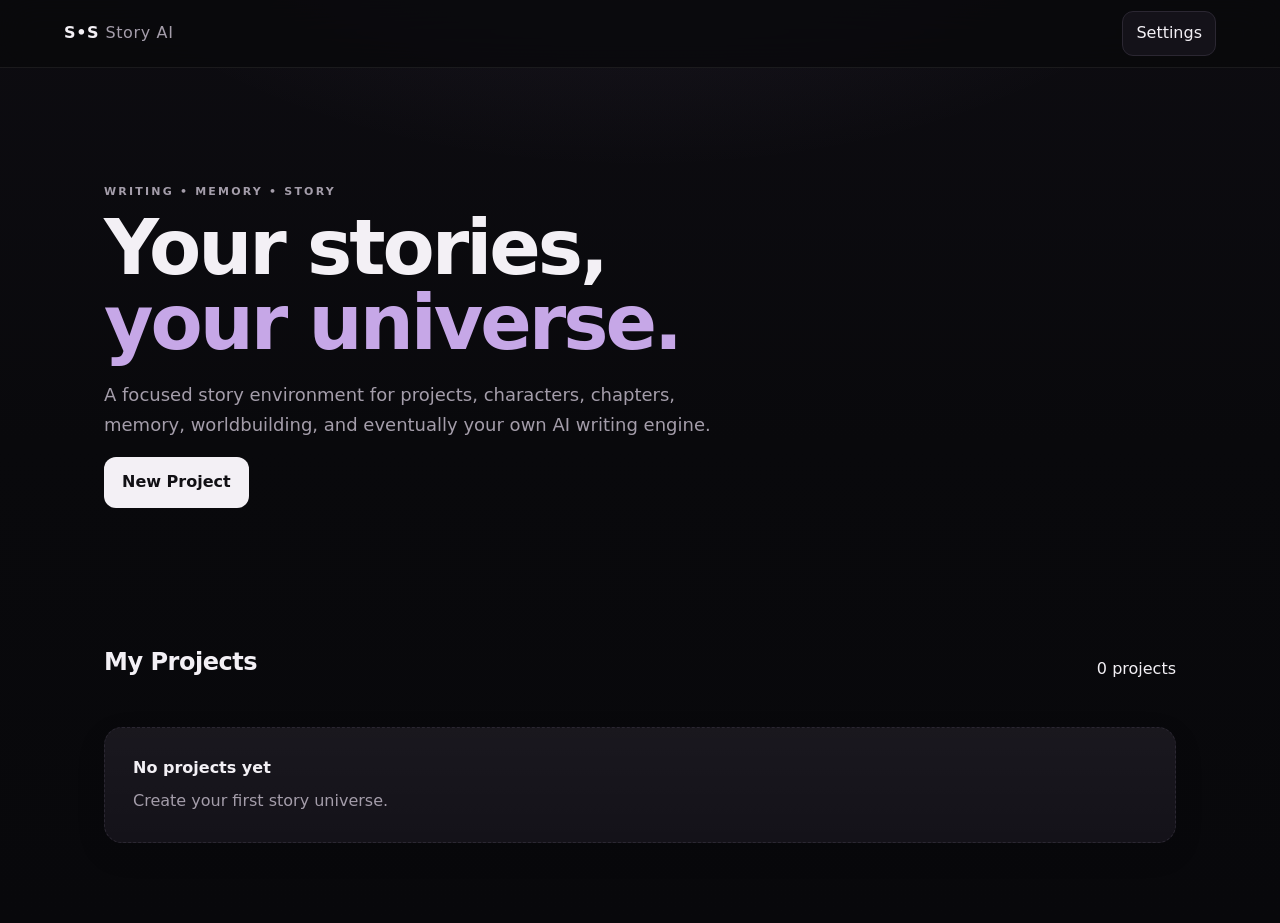
<file: index.html>
<!doctype html>
<html lang="en">
<head>
  <meta charset="utf-8">
  <meta name="viewport" content="width=device-width,initial-scale=1">
  <title>S•S Story AI</title>
  <link rel="stylesheet" href="assets/css/base.css">
  <link rel="stylesheet" href="assets/css/home.css">
</head>
<body>
  <div id="app">
    <header class="topbar">
      <a class="brand" href="index.html">S•S <span>Story AI</span></a>
      <button class="icon-btn" data-action="settings" aria-label="Settings">Settings</button>
    </header>
    <main class="home">
      <section class="hero">
        <p class="eyebrow">WRITING • MEMORY • STORY</p>
        <h1>Your stories,<br><em>your universe.</em></h1>
        <p>A focused story environment for projects, characters, chapters, memory, worldbuilding, and eventually your own AI writing engine.</p>
        <button class="primary" data-action="new-project">New Project</button>
      </section>
      <section>
        <div class="section-head"><h2>My Projects</h2><span id="project-count"></span></div>
        <div id="project-list" class="project-grid"></div>
      </section>
    </main>
  </div>
  <script type="module" src="assets/js/app.js"></script>
</body>
</html>
</file>
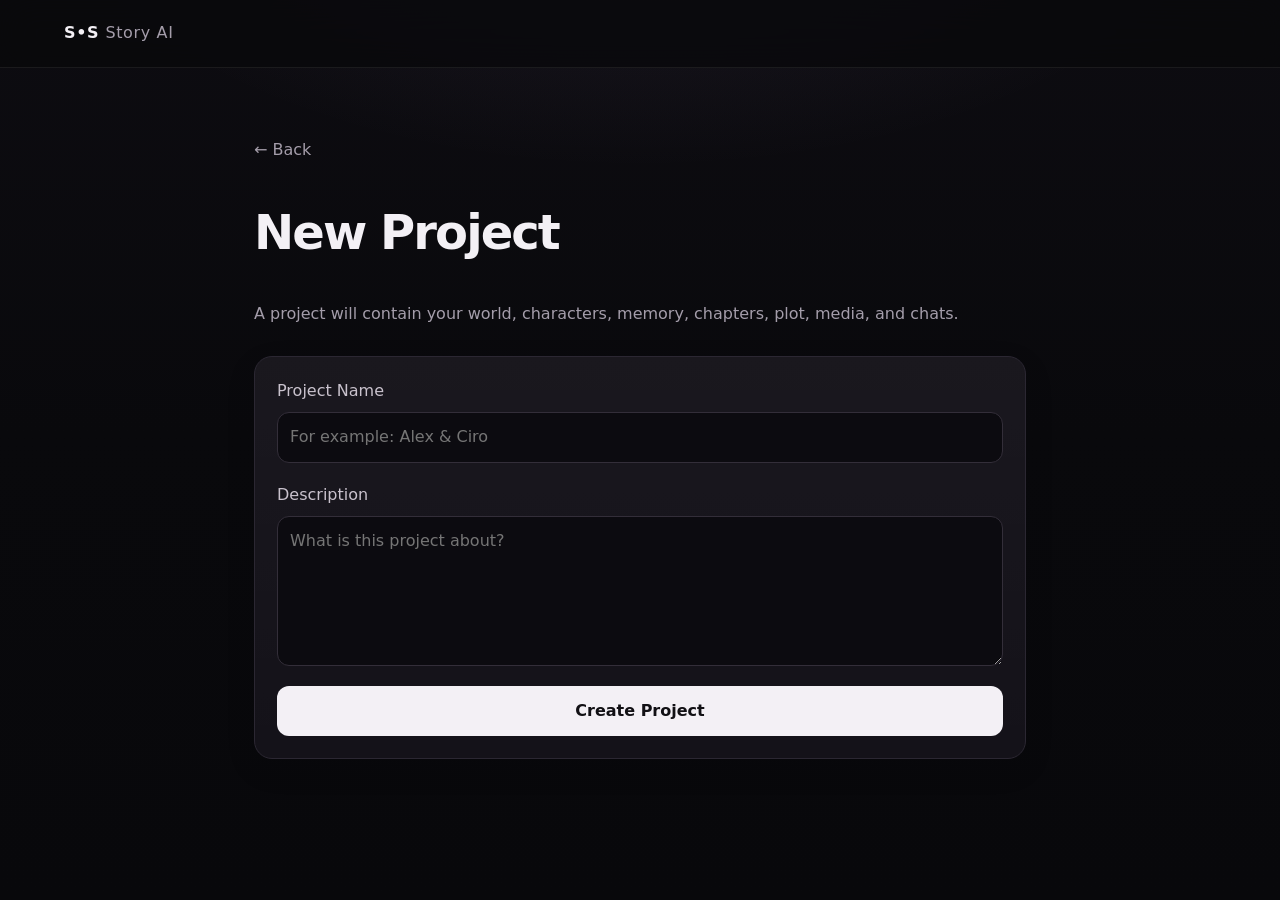
<file: create-project.html>
<!doctype html>
<html lang="en">
<head>
  <meta charset="utf-8">
  <meta name="viewport" content="width=device-width,initial-scale=1">
  <title>New Project • S•S Story AI</title>
  <link rel="stylesheet" href="assets/css/base.css">
</head>
<body>
  <header class="topbar"><a class="brand" href="index.html">S•S <span>Story AI</span></a></header>
  <main class="narrow">
    <a class="back" href="index.html">← Back</a>
    <h1>New Project</h1>
    <p class="muted">A project will contain your world, characters, memory, chapters, plot, media, and chats.</p>
    <form id="project-form" class="panel">
      <label>Project Name<input id="name" required placeholder="For example: Alex & Ciro"></label>
      <label>Description<textarea id="description" rows="5" placeholder="What is this project about?"></textarea></label>
      <button class="primary" type="submit">Create Project</button>
    </form>
  </main>
  <script type="module" src="assets/js/create-project.js"></script>
</body>
</html>
</file>
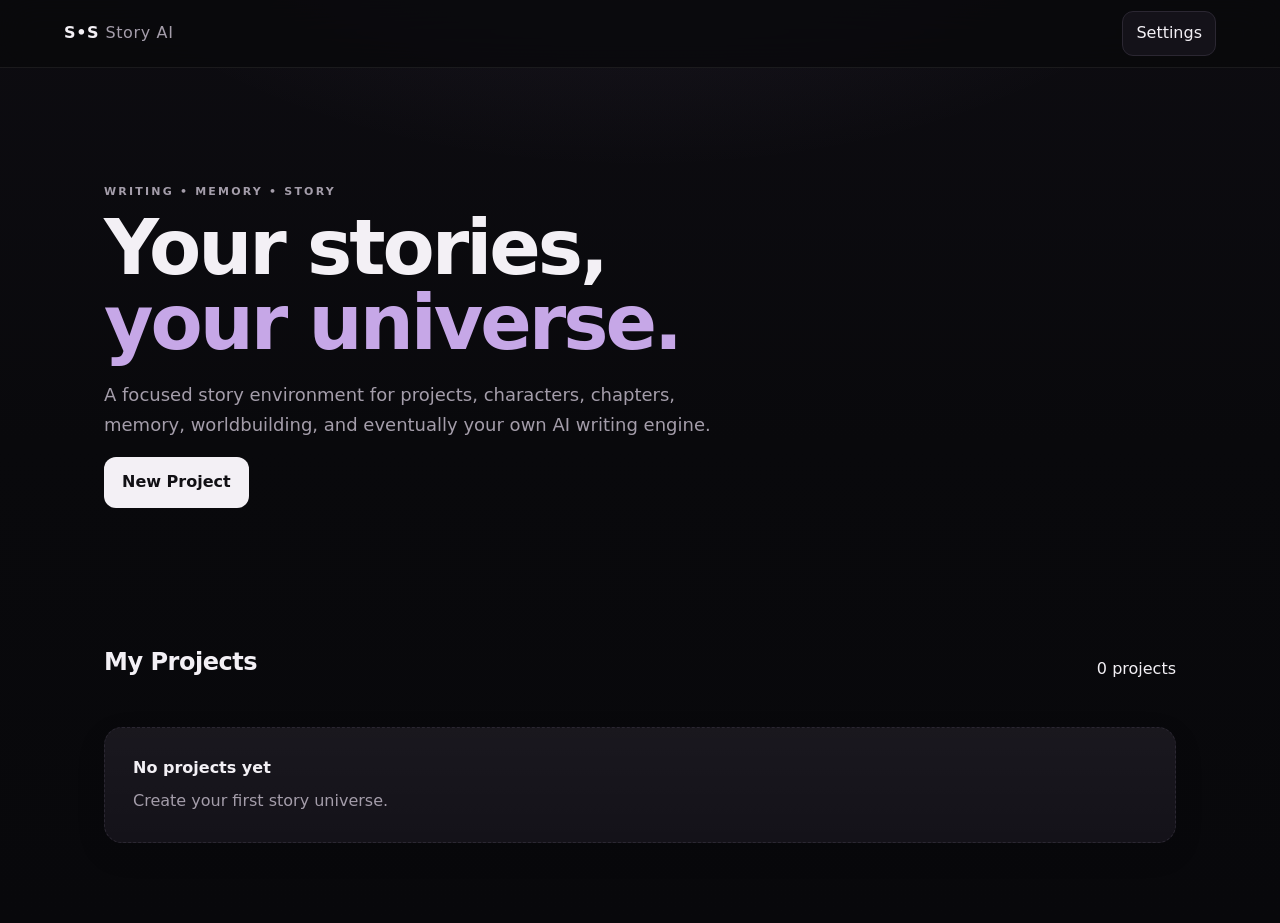
<file: pages/book.html>
<!doctype html>
<html lang="en">
<head><meta charset="utf-8"><meta name="viewport" content="width=device-width,initial-scale=1"><title>Book • S•S Story AI</title><link rel="stylesheet" href="../assets/css/base.css"><link rel="stylesheet" href="../assets/css/book.css"></head>
<body>
<header class="topbar"><a class="brand" href="../index.html">S•S <span>Story AI</span></a><a class="back" href="project.html">← Project</a><span>Print View</span></header>
<main class="book-controls"><div class="format-control"><span class="control-label">Format</span><button type="button" class="format-trigger" id="format-trigger">A5</button></div><button id="print" class="primary">Print</button></main>
<main id="book" class="book" data-format="a5"><div id="book-content"><h1>Your Book</h1><p class="muted">Chapters will appear here automatically once they are created in the Story section.</p></div></main>
<script type="module" src="../assets/js/book.js"></script></body></html>
</file>
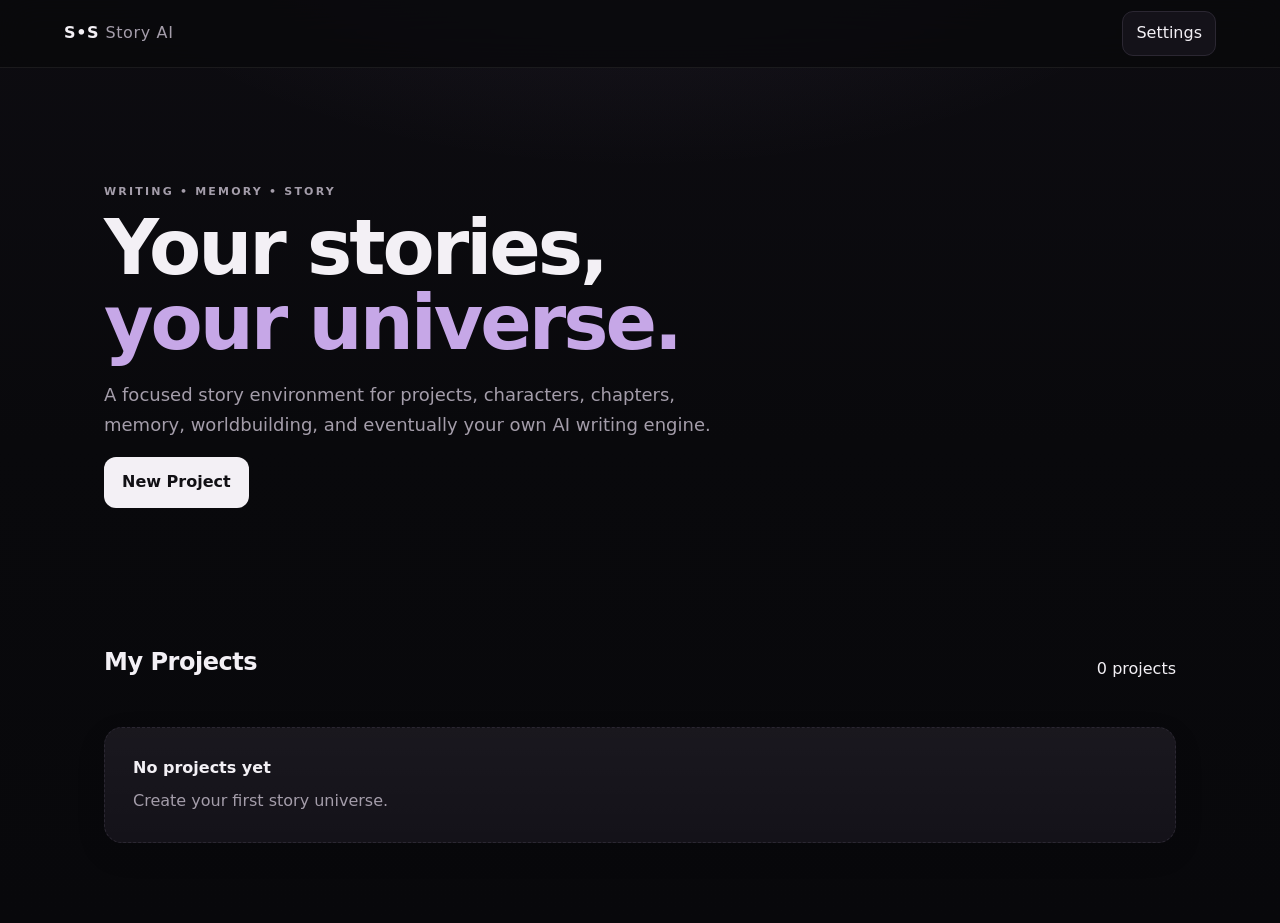
<file: pages/characters.html>
<!doctype html>
<html lang="en">
<head><meta charset="utf-8"><meta name="viewport" content="width=device-width,initial-scale=1"><title>Characters • S•S Story AI</title><link rel="stylesheet" href="../assets/css/base.css"><link rel="stylesheet" href="../assets/css/list.css"></head>
<body>
<header class="topbar"><a class="brand" href="../index.html">S•S <span>Story AI</span></a><a class="back" href="project.html">← Project</a><span>Characters</span></header>
<main class="narrow"><div class="section-head"><div><p class="eyebrow">CANON</p><h1>Characters</h1></div><button class="primary" id="add-character">+ Character</button></div><div id="character-list" class="card-list"></div></main>
<script type="module" src="../assets/js/characters.js"></script></body></html>
</file>
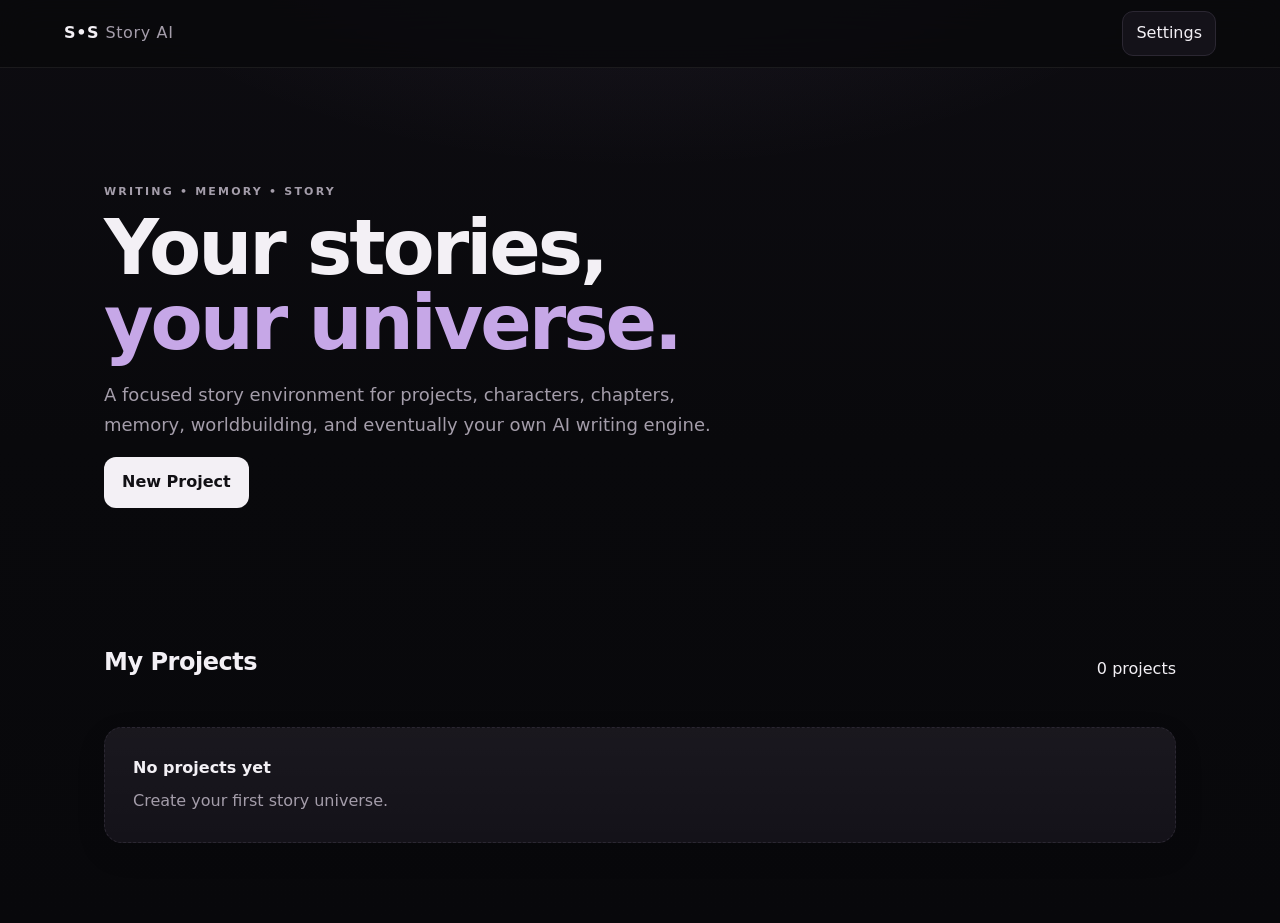
<file: pages/chat.html>
<!doctype html>
<html lang="en">
<head>
  <meta charset="utf-8">
  <meta name="viewport" content="width=device-width,initial-scale=1">
  <title>Chat • S•S Story AI</title>
  <link rel="stylesheet" href="../assets/css/base.css">
  <link rel="stylesheet" href="../assets/css/chat.css">
</head>
<body>
  <header class="topbar">
    <a class="brand" href="../index.html">S•S <span>Story AI</span></a>
    <span id="chat-title">Chat</span>
    <a class="back" href="project.html">Project</a>
  </header>

  <main class="chat-app">
    <aside class="chat-sidebar" aria-label="Chats">
      <div class="sidebar-header">
        <div>
          <span class="eyebrow">Project chats</span>
          <h1>Conversations</h1>
        </div>
        <button id="new-chat" class="icon-button" type="button" aria-label="Create a new chat">+</button>
      </div>
      <div id="chat-list" class="chat-list"></div>
    </aside>

    <section class="chat-main">
      <div class="chat-main-header">
        <div>
          <span class="eyebrow">Story workspace</span>
          <strong id="chat-heading">Main Chat</strong>
        </div>
        <span id="chat-status" class="chat-status">Local draft</span>
      </div>

      <div id="continuity-warnings" class="continuity-panel" hidden></div>
      <div id="messages" class="messages">
        <div class="empty">
          <h2>Your Story Chat</h2>
          <p>Start writing. Messages are stored locally in this project.</p>
        </div>
      </div>

      <form id="chat-form" class="composer">
        <textarea id="message" rows="2" placeholder="Write something..."></textarea>
        <div class="composer-footer">
          <span>Local chat storage is active</span>
          <button class="primary" type="submit">Send</button>
        </div>
      </form>
    </section>
  </main>

  <script type="module" src="../assets/js/chat.js"></script>
</body>
</html>
</file>
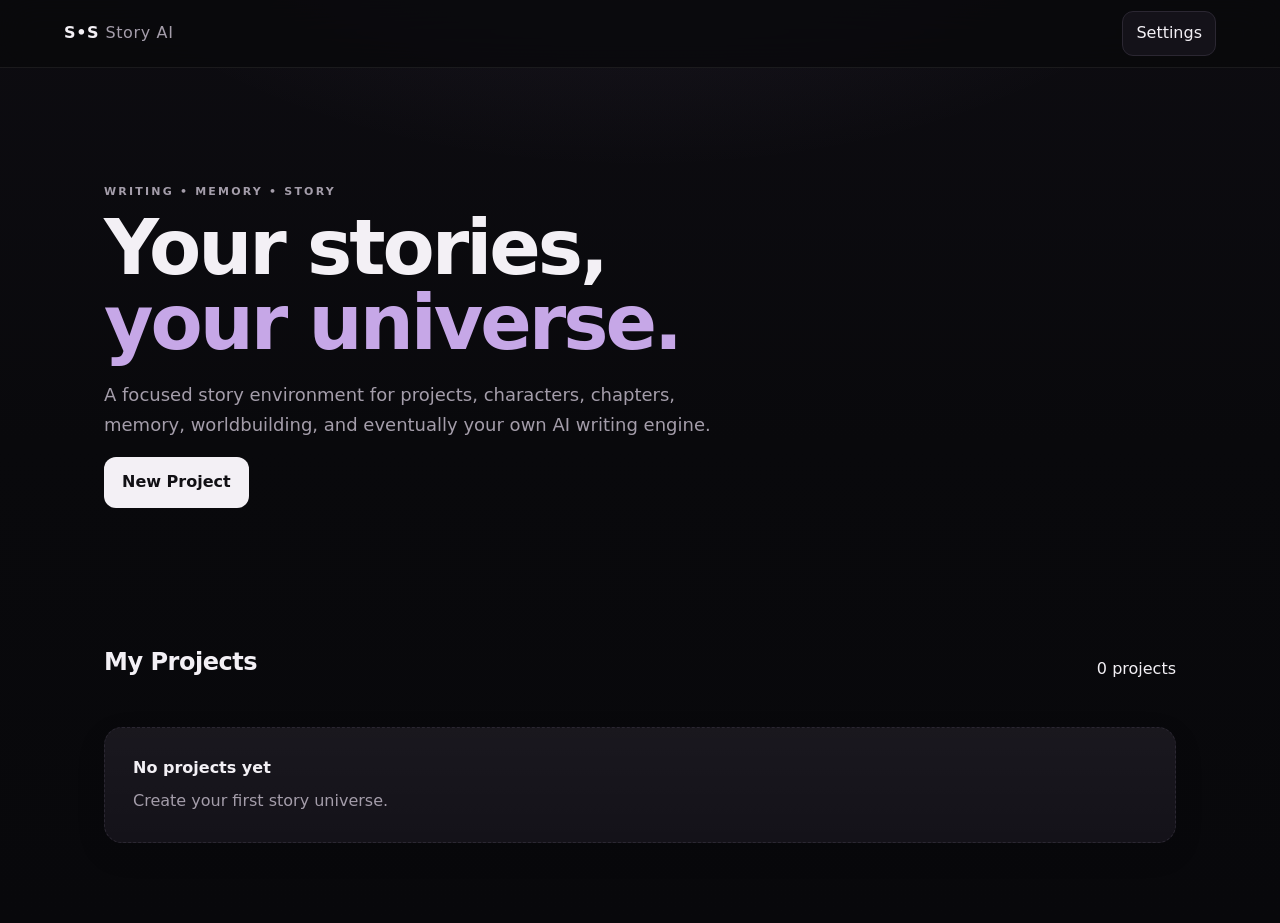
<file: pages/events.html>
<!doctype html>
<html lang="en">
<head><meta charset="utf-8"><meta name="viewport" content="width=device-width,initial-scale=1"><title>Events • S•S Story AI</title><link rel="stylesheet" href="../assets/css/base.css"><link rel="stylesheet" href="../assets/css/project.css"></head>
<body>
<header class="topbar"><a class="brand" href="../index.html">S•S <span>Story AI</span></a><div id="project-name"></div></header>
<main class="project-shell">
<a class="back" href="project.html" data-project-link>← Project</a>
<div class="project-title"><div><p class="eyebrow">PROJECT</p><h1>Events</h1><p class="muted">Record established events and their place in the story timeline.</p></div><button class="primary" id="add-event">Add Event</button></div>
<section id="event-list" class="stack"></section>
</main><script type="module" src="../assets/js/events.js"></script></body></html>
</file>
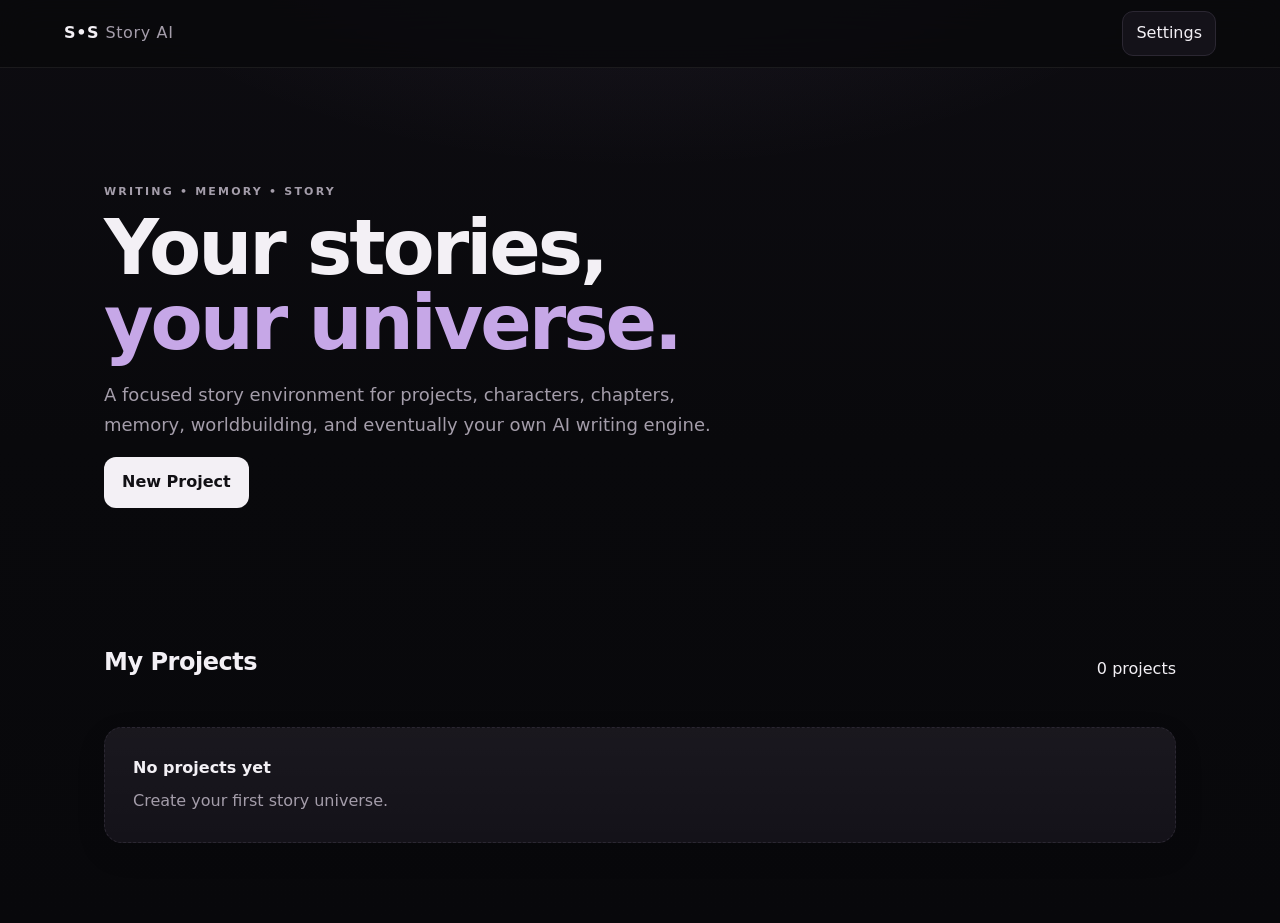
<file: pages/memory.html>
<!doctype html>
<html lang="en">
<head><meta charset="utf-8"><meta name="viewport" content="width=device-width,initial-scale=1"><title>Memory • S•S Story AI</title><link rel="stylesheet" href="../assets/css/base.css"><link rel="stylesheet" href="../assets/css/list.css"></head>
<body>
<header class="topbar"><a class="brand" href="../index.html">S•S <span>Story AI</span></a><a class="back" href="project.html">← Project</a><span>Memory</span></header>
<main class="narrow"><div class="section-head"><div><p class="eyebrow">PERSISTENT KNOWLEDGE</p><h1>Memory</h1></div><button class="primary" id="add-memory">+ Entry</button></div><p class="muted">Memory is intentionally separate from chat text. The AI will later be able to access it selectively.</p><div id="memory-list" class="card-list"></div></main>
<script type="module" src="../assets/js/memory.js"></script></body></html>
</file>
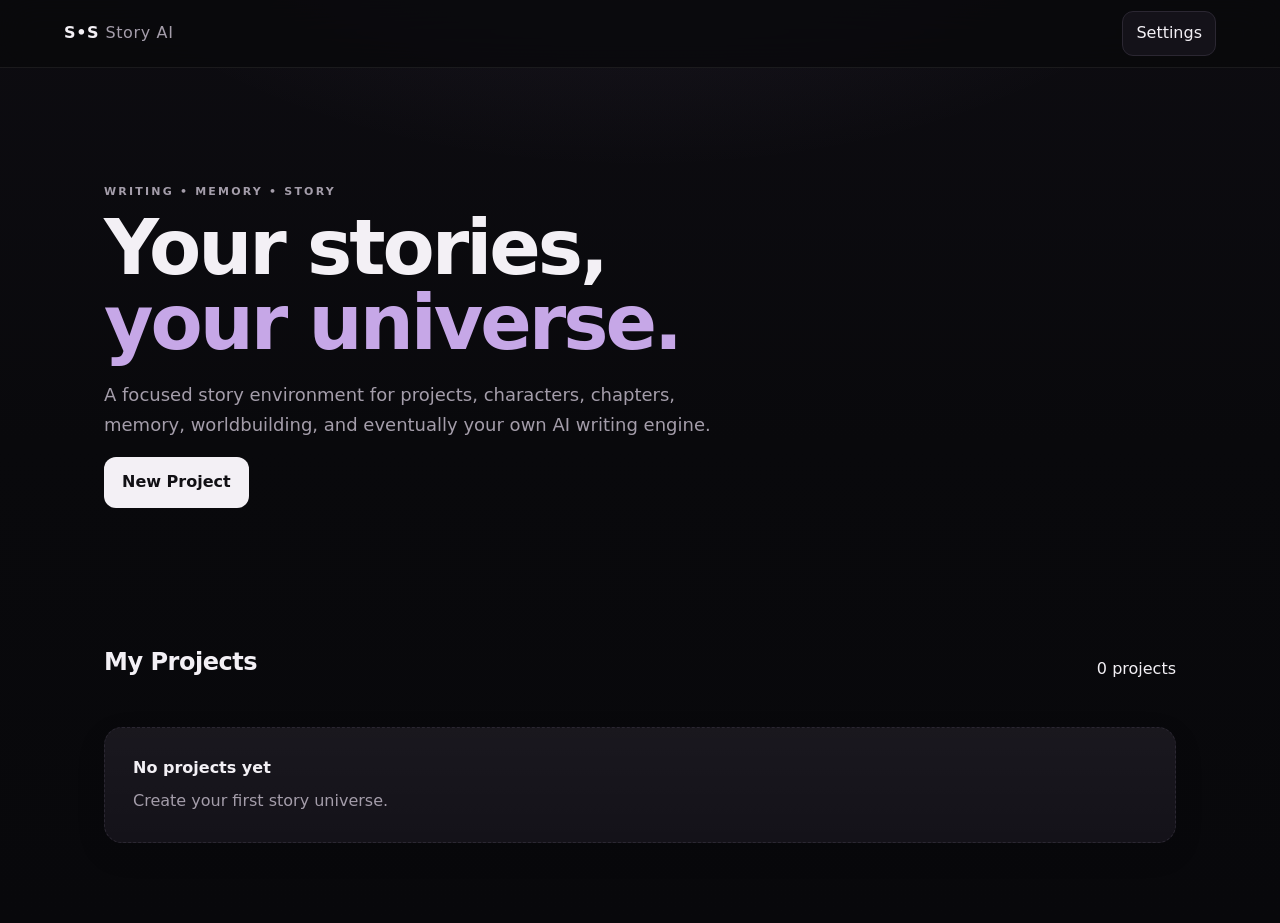
<file: pages/plot.html>
<!doctype html>
<html lang="en">
<head><meta charset="utf-8"><meta name="viewport" content="width=device-width,initial-scale=1"><title>Plot • S•S Story AI</title><link rel="stylesheet" href="../assets/css/base.css"><link rel="stylesheet" href="../assets/css/list.css"></head>
<body>
<header class="topbar"><a class="brand" href="../index.html">S•S <span>Story AI</span></a><a class="back" href="project.html">← Project</a><span>Plot</span></header>
<main class="narrow"><div class="section-head"><div><p class="eyebrow">CONTINUITY</p><h1>Story Threads</h1></div><button class="primary" id="add-plot">+ Thread</button></div><p class="muted">Open storylines, secrets, and events will later be used by the AI for continuity checking.</p><div id="plot-list" class="card-list"></div></main>
<script type="module" src="../assets/js/plot.js"></script></body></html>
</file>
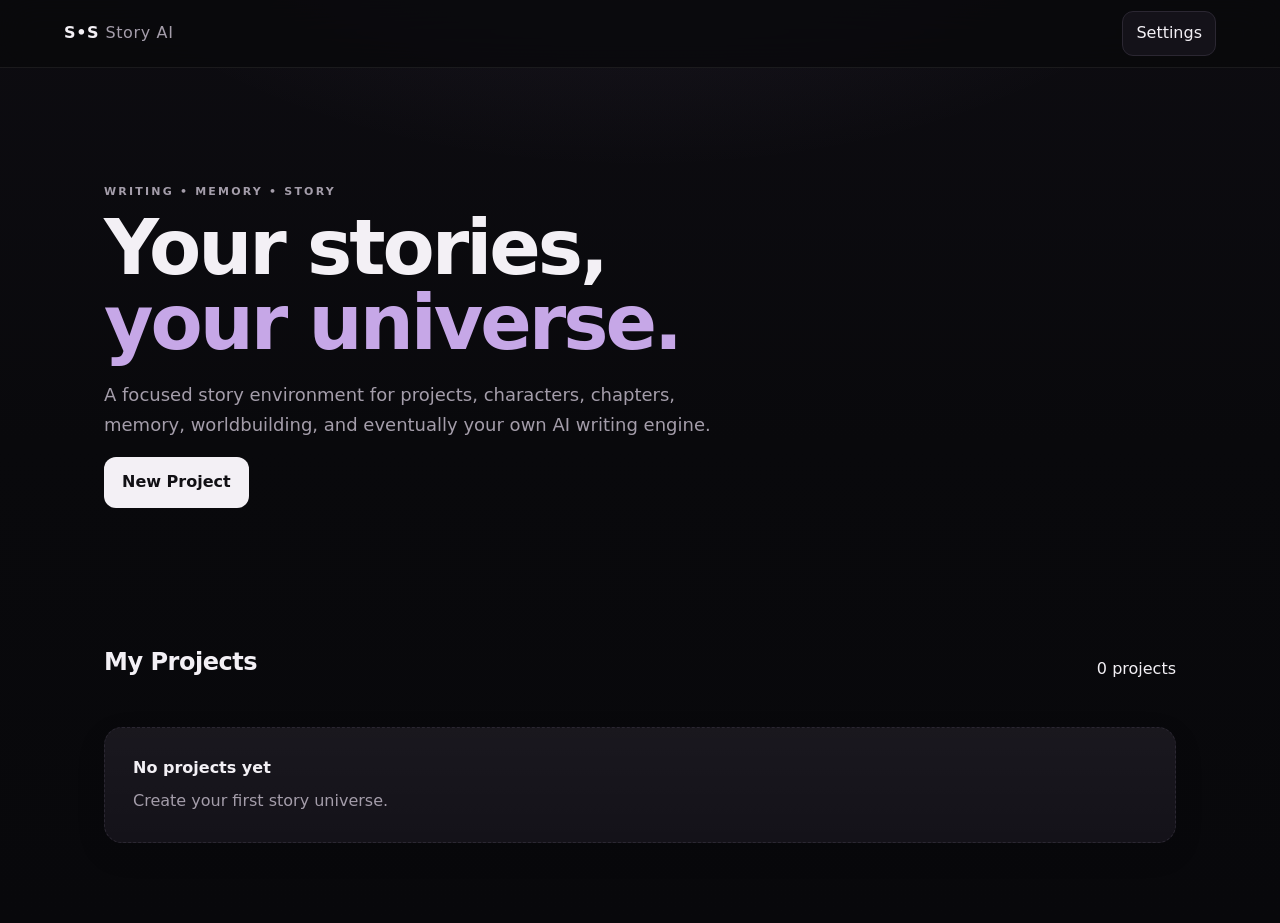
<file: pages/project.html>
<!doctype html>
<html lang="en">
<head><meta charset="utf-8"><meta name="viewport" content="width=device-width,initial-scale=1"><title>Project • S•S Story AI</title><link rel="stylesheet" href="../assets/css/base.css"><link rel="stylesheet" href="../assets/css/project.css"></head>
<body>
<header class="topbar"><a class="brand" href="../index.html">S•S <span>Story AI</span></a><div id="project-name"></div><button class="icon-btn" data-action="settings" aria-label="Settings">Settings</button></header>
<main class="project-shell">
<a class="back" href="../index.html">← Projects</a>
<div class="project-title"><div><p class="eyebrow">PROJECT</p><h1 id="title">Loading...</h1><p id="description" class="muted"></p></div><button class="primary" data-action="chat">Open Chat</button></div>
<nav class="workspace-nav" aria-label="Project workspace"><a href="chat.html" data-tab="chat">Chat</a><a href="story.html" data-tab="story">Story</a><a href="characters.html" data-tab="characters">Characters</a><a href="world.html" data-tab="world">World</a><a href="relationships.html" data-tab="relationships">Relationships</a><a href="events.html" data-tab="events">Events</a><a href="memory.html" data-tab="memory">Memory</a><a href="plot.html" data-tab="plot">Plot</a><a href="book.html" data-tab="book">Book</a></nav>
<section class="project-overview panel"><div><p class="eyebrow">WORKSPACE</p><h2>Your project workspace</h2><p class="muted">Use the navigation above to manage the story, canon, characters, worldbuilding, relationships, events, memory, plot, and book output. Each area has its own editing tools, so there is no second set of duplicate navigation cards.</p></div><div class="project-stats" id="project-stats"></div></section>
</main><script type="module" src="../assets/js/project.js"></script></body></html>
</file>
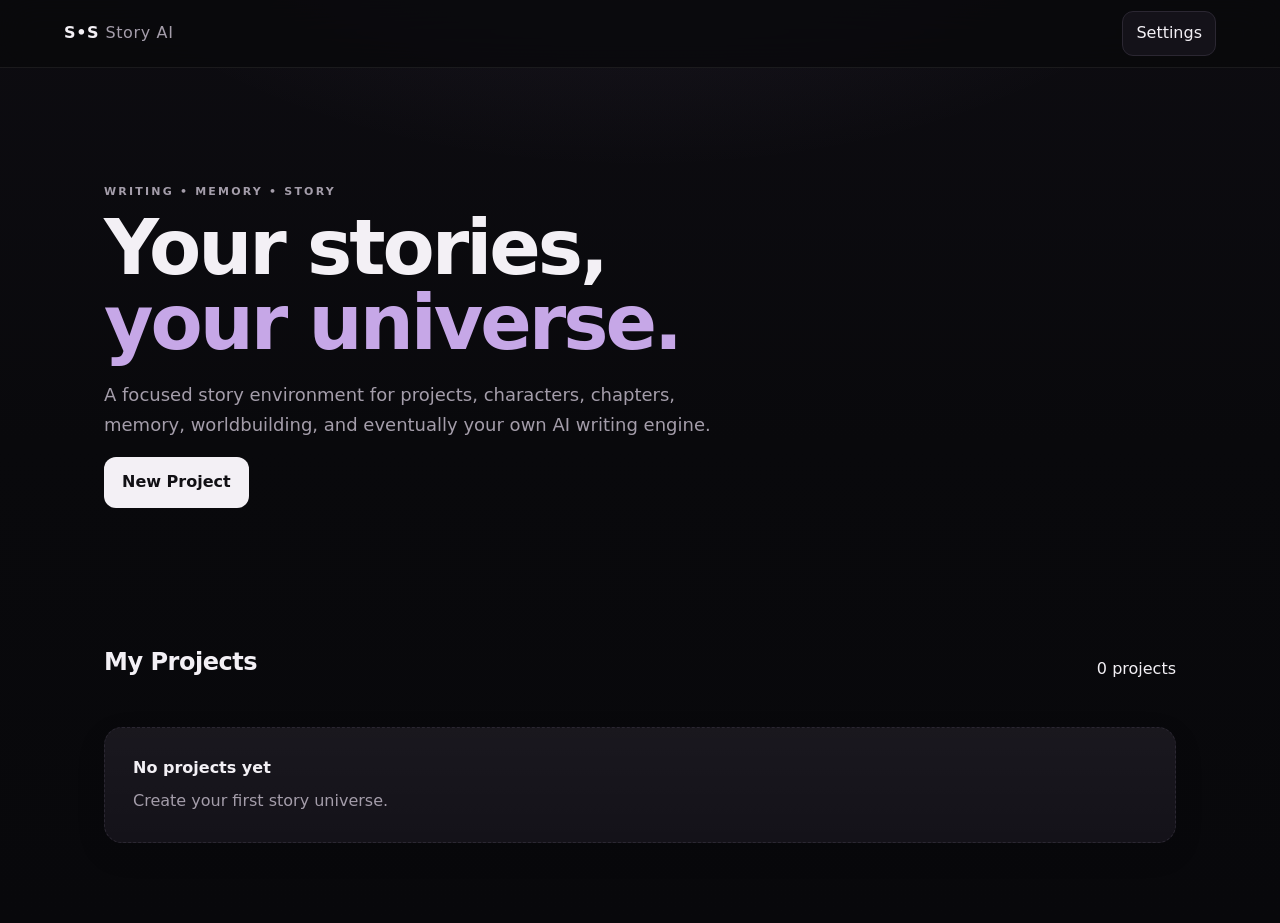
<file: pages/relationships.html>
<!doctype html>
<html lang="en">
<head><meta charset="utf-8"><meta name="viewport" content="width=device-width,initial-scale=1"><title>Relationships • S•S Story AI</title><link rel="stylesheet" href="../assets/css/base.css"><link rel="stylesheet" href="../assets/css/project.css"></head>
<body>
<header class="topbar"><a class="brand" href="../index.html">S•S <span>Story AI</span></a><div id="project-name"></div></header>
<main class="project-shell">
<a class="back" href="project.html" data-project-link>← Project</a>
<div class="project-title"><div><p class="eyebrow">PROJECT</p><h1>Relationships</h1><p class="muted">Track canonical connections between characters.</p></div><button class="primary" id="add-relationship">Add Relationship</button></div>
<section id="relationship-list" class="stack"></section>
</main><script type="module" src="../assets/js/relationships.js"></script></body></html>
</file>
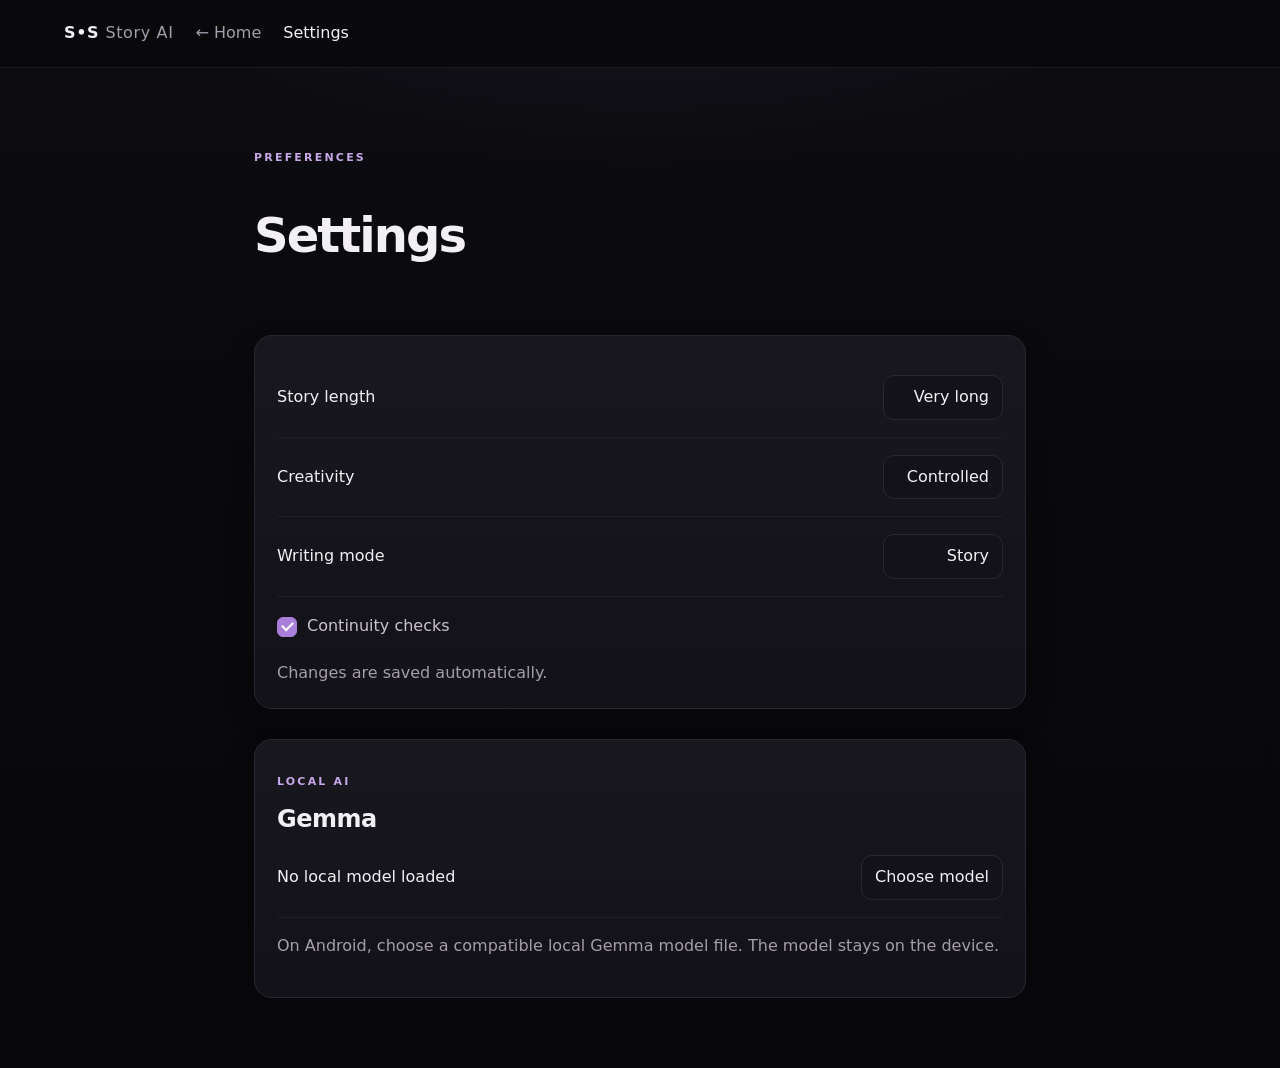
<file: pages/settings.html>
<!doctype html>
<html lang="en">
<head><meta charset="utf-8"><meta name="viewport" content="width=device-width,initial-scale=1"><title>Settings • S•S Story AI</title><link rel="stylesheet" href="../assets/css/base.css"><link rel="stylesheet" href="../assets/css/list.css"></head>
<body>
<header class="topbar"><a class="brand" href="../index.html">S•S <span>Story AI</span></a><a class="back" href="../index.html">← Home</a><span>Settings</span></header>
<main class="narrow"><div class="section-head"><div><p class="eyebrow">PREFERENCES</p><h1>Settings</h1></div></div>
<section class="panel settings-panel">
  <div class="setting-row"><span>Story length</span><button class="secondary" id="story-length">Very long</button></div>
  <div class="setting-row"><span>Creativity</span><button class="secondary" id="creativity">Controlled</button></div>
  <div class="setting-row"><span>Writing mode</span><button class="secondary" id="writing-mode">Story</button></div>
  <label class="setting-toggle"><input id="continuity" type="checkbox"> Continuity checks</label>
  <p id="settings-status" class="muted">Changes are saved automatically.</p>
</section>

<section class="panel settings-panel">
  <div class="section-head compact"><div><p class="eyebrow">LOCAL AI</p><h2>Gemma</h2></div></div>
  <div class="setting-row"><span id="gemma-status">No local model loaded</span><button class="secondary" id="gemma-pick">Choose model</button></div>
  <p class="muted">On Android, choose a compatible local Gemma model file. The model stays on the device.</p>
</section>
</main>
<script type="module" src="../assets/js/settings.js"></script>
</body></html>
</file>
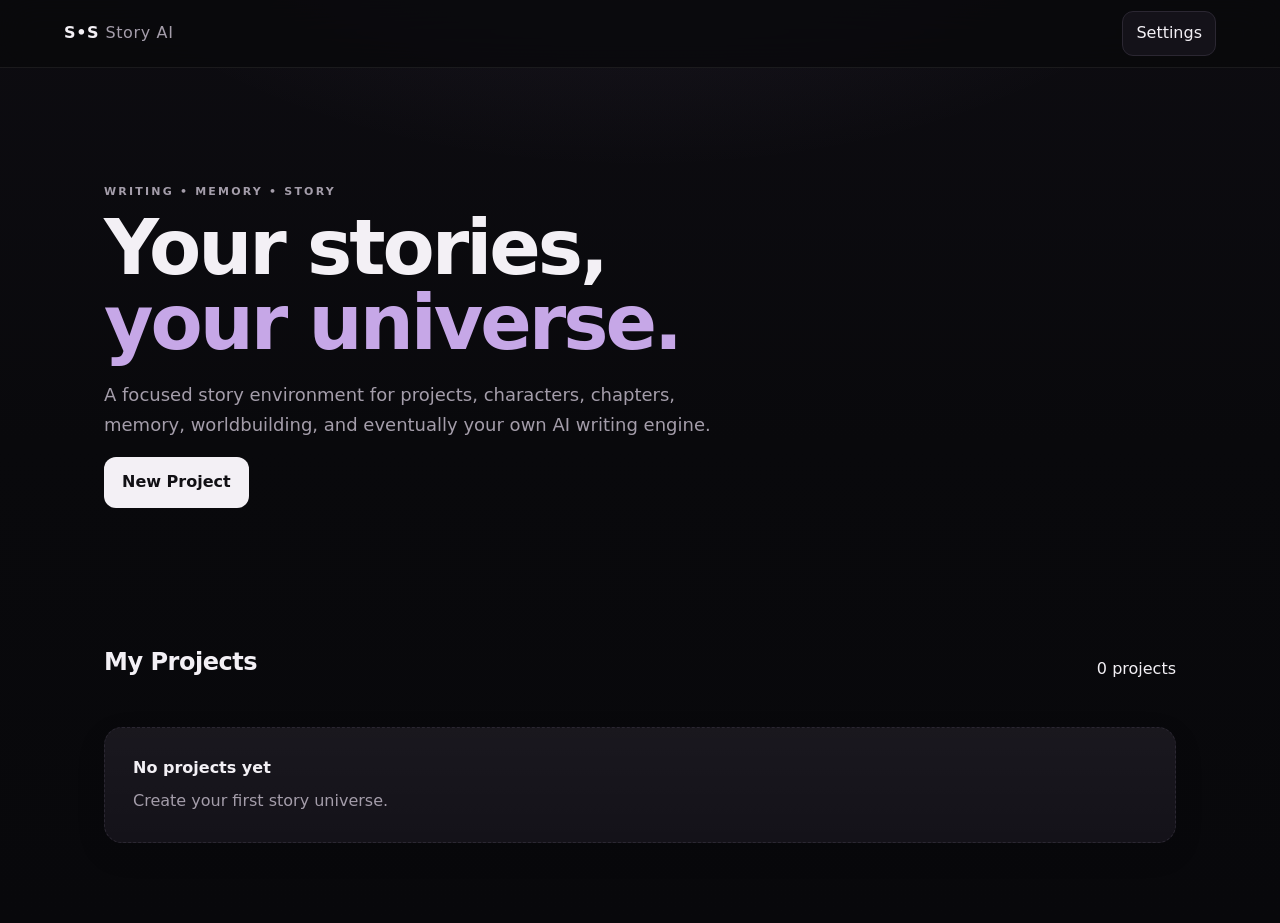
<file: pages/story.html>
<!doctype html>
<html lang="en">
<head><meta charset="utf-8"><meta name="viewport" content="width=device-width,initial-scale=1"><title>Story • S•S Story AI</title><link rel="stylesheet" href="../assets/css/base.css"><link rel="stylesheet" href="../assets/css/editor.css"></head>
<body>
<header class="topbar"><a class="brand" href="../index.html">S•S <span>Story AI</span></a><a class="back" href="project.html">← Project</a><span>Story</span></header>
<main class="editor-shell"><aside class="sidebar"><button class="primary" id="new-chapter">+ Chapter</button><div id="chapter-list"></div></aside><section class="editor"><input id="chapter-title" class="title-input" placeholder="Chapter title"><textarea id="chapter-text" placeholder="Your story begins here..."></textarea></section></main>
<script type="module" src="../assets/js/story.js"></script></body></html>
</file>
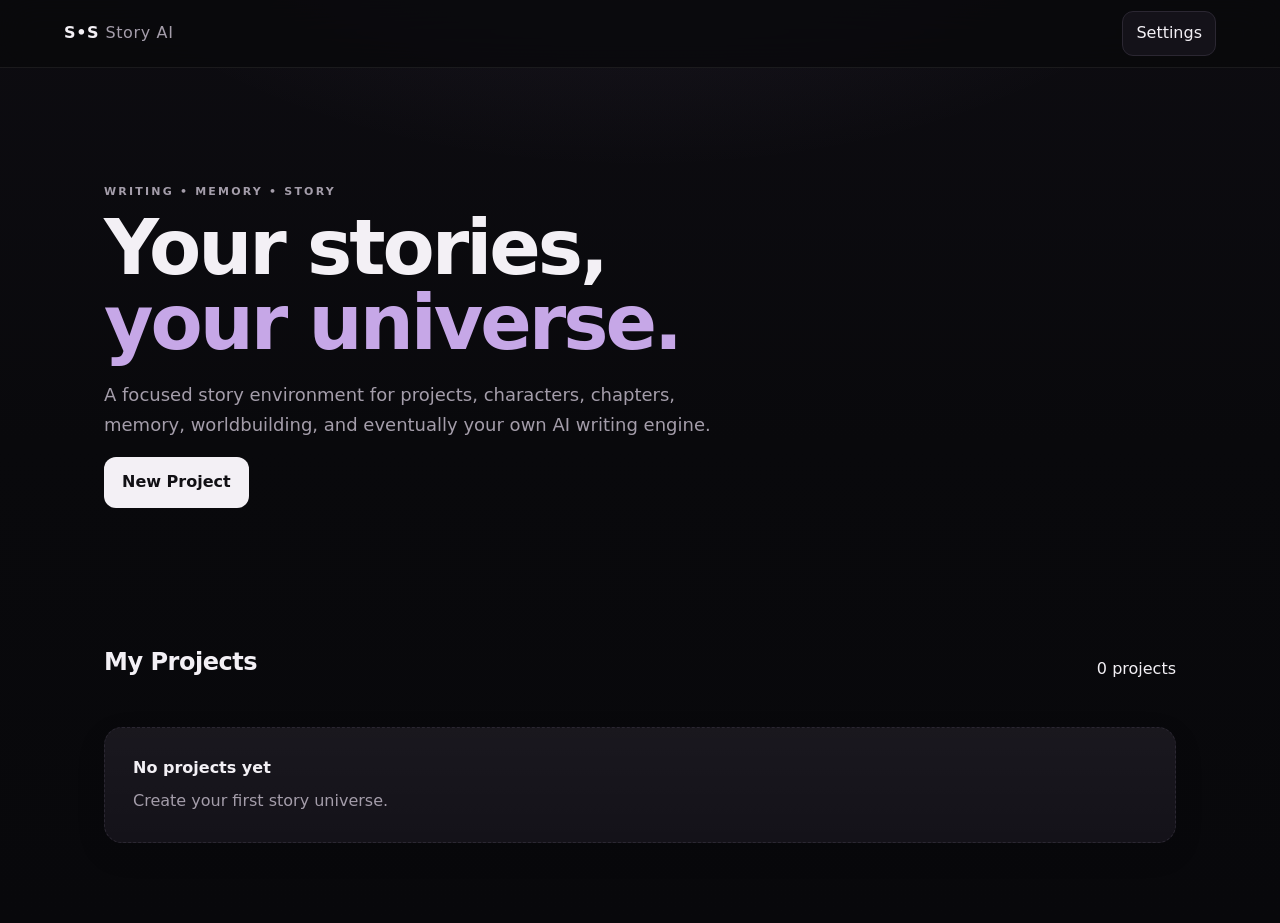
<file: pages/world.html>
<!doctype html>
<html lang="en">
<head><meta charset="utf-8"><meta name="viewport" content="width=device-width,initial-scale=1"><title>World • S•S Story AI</title><link rel="stylesheet" href="../assets/css/base.css"><link rel="stylesheet" href="../assets/css/list.css"></head>
<body>
<header class="topbar"><a class="brand" href="../index.html">S•S <span>Story AI</span></a><a class="back" href="project.html">← Project</a><span>World</span></header>
<main class="narrow"><div class="section-head"><div><p class="eyebrow">WORLD BIBLE</p><h1>World</h1></div><button class="primary" id="add-world">+ Entry</button></div><div id="world-list" class="card-list"></div></main>
<script type="module" src="../assets/js/world.js"></script></body></html>
</file>
<file: assets/css/base.css>
:root{color-scheme:dark;--bg:#09090c;--bg-soft:#0f0e13;--panel:#141219;--panel-raised:#19161f;--panel-hover:#1d1a24;--border:#2b2732;--border-soft:#211e27;--text:#f3f0f5;--muted:#a49daa;--subtle:#77717d;--accent:#c6a7e7;--accent-strong:#aa7fda;font-family:Inter,ui-sans-serif,system-ui,-apple-system,BlinkMacSystemFont,"Segoe UI",sans-serif;color:var(--text);background:var(--bg);line-height:1.55;font-synthesis:none;text-rendering:optimizeLegibility}*{box-sizing:border-box}html{min-height:100%;background:var(--bg)}body{margin:0;min-height:100vh;background:radial-gradient(900px 500px at 50% -180px,rgba(198,167,231,.10),transparent 70%),linear-gradient(180deg,#0d0c11 0%,var(--bg) 48%,#08080b 100%);color:var(--text)}a{color:inherit;text-decoration:none}button,input,textarea,select{font:inherit}button{cursor:pointer}button:focus-visible,a:focus-visible,input:focus-visible,textarea:focus-visible,select:focus-visible{outline:2px solid var(--accent);outline-offset:2px}.topbar{height:68px;padding:0 clamp(18px,5vw,72px);display:flex;align-items:center;gap:22px;border-bottom:1px solid rgba(255,255,255,.07);background:rgba(9,9,12,.82);backdrop-filter:blur(18px);-webkit-backdrop-filter:blur(18px);position:sticky;top:0;z-index:10}.brand{font-weight:800;letter-spacing:.04em}.brand span{font-weight:500;color:var(--muted)}.icon-btn,.secondary{background:var(--panel);border:1px solid var(--border);color:var(--text);border-radius:11px;padding:9px 13px;transition:background .18s ease,border-color .18s ease,transform .18s ease}.icon-btn:hover,.secondary:hover{background:var(--panel-hover);border-color:#3a3442;transform:translateY(-1px)}.icon-btn{margin-left:auto}.home,.narrow,.project-shell{max-width:1100px;margin:auto;padding:70px 24px}.home{display:grid;gap:80px}.hero{max-width:760px}.eyebrow{font-size:11px;letter-spacing:.2em;color:var(--accent);font-weight:750}.hero h1{font-size:clamp(42px,8vw,82px);line-height:.98;letter-spacing:-.045em;margin:12px 0 24px}.hero h1 em{font-style:normal;color:var(--accent)}.hero p,.muted{color:var(--muted)}.primary{border:1px solid transparent;border-radius:12px;background:var(--text);color:#111014;padding:12px 17px;font-weight:750;transition:transform .18s ease,background .18s ease,box-shadow .18s ease}.primary:hover{background:#fff;transform:translateY(-1px);box-shadow:0 8px 24px rgba(0,0,0,.25)}.back{color:var(--muted);transition:color .18s ease}.back:hover{color:var(--text)}.section-head{display:flex;align-items:center;justify-content:space-between;gap:20px}.section-head h2{margin:0;letter-spacing:-.02em}.project-grid{display:grid;grid-template-columns:repeat(auto-fit,minmax(240px,1fr));gap:16px}.project-card,.feature-card,.panel,.card{background:linear-gradient(180deg,rgba(255,255,255,.025),transparent),var(--panel);border:1px solid var(--border);border-radius:18px;padding:22px;box-shadow:0 10px 30px rgba(0,0,0,.10)}.project-card{display:grid;gap:8px;transition:transform .18s ease,border-color .18s ease,background .18s ease}.project-card:hover{transform:translateY(-2px);border-color:#3b3543;background:var(--panel-raised)}.project-card small{color:var(--subtle)}.narrow{max-width:820px}.narrow h1{font-size:48px;letter-spacing:-.04em}.panel{display:grid;gap:20px;margin-top:30px}.panel.settings-panel{gap:0;overflow:hidden}.setting-row{display:flex;align-items:center;justify-content:space-between;gap:18px;padding:17px 0;border-bottom:1px solid var(--border-soft)}.setting-row .secondary{min-width:120px;text-align:right}.setting-toggle{display:flex;align-items:center;gap:10px;padding:17px 0;cursor:pointer}.setting-toggle input{appearance:none;-webkit-appearance:none;width:20px;height:20px;flex:0 0 20px;margin:0;padding:0;border-radius:6px;border:1px solid #5b4a68;background:#18131d;display:grid;place-items:center}.setting-toggle input:checked{background:var(--accent-strong);border-color:var(--accent-strong)}.setting-toggle input:checked::after{content:"";width:9px;height:5px;border-left:2px solid #fff;border-bottom:2px solid #fff;transform:rotate(-45deg) translate(1px,-1px)}.settings-panel #settings-status{margin:0;padding-top:5px}label{display:grid;gap:8px;color:#c9c2cd}input,textarea,select{width:100%;background:#0c0b10;color:var(--text);border:1px solid #332e39;border-radius:12px;padding:12px;outline:none;transition:border-color .18s ease,background .18s ease,box-shadow .18s ease}input:focus,textarea:focus,select:focus{border-color:#62516f;background:#0e0d12;box-shadow:0 0 0 3px rgba(198,167,231,.08)}textarea{resize:vertical}.project-title{display:flex;justify-content:space-between;align-items:end;gap:30px;margin:50px 0}.project-title h1{font-size:56px;letter-spacing:-.045em;margin:0}.workspace-nav{display:flex;gap:6px;overflow-x:auto;padding:8px 0 16px;border-bottom:1px solid var(--border);scrollbar-width:thin}.workspace-nav a{white-space:nowrap;padding:9px 12px;border-radius:10px;color:var(--muted);transition:background .18s ease,color .18s ease}.workspace-nav a:hover,.workspace-nav a[aria-current="page"],.workspace-nav a.active{background:var(--panel-hover);color:var(--text)}.project-overview{margin-top:28px}.project-overview h2{margin:0}.project-overview p{max-width:760px}.project-stats{display:grid;grid-template-columns:repeat(auto-fit,minmax(110px,1fr));gap:9px}.stat{padding:13px;border:1px solid var(--border-soft);border-radius:12px;background:rgba(255,255,255,.015)}.stat strong{display:block;font-size:21px}.stat span{display:block;color:var(--subtle);font-size:11px;margin-top:2px}.card-list{display:grid;gap:12px;margin-top:30px}.card{display:flex;justify-content:space-between;gap:20px}.card-main{width:100%;display:flex;justify-content:space-between;align-items:center;gap:20px}.card-actions{display:flex;align-items:center;justify-content:flex-end;gap:8px;flex-wrap:wrap;flex:0 0 auto}.card-actions .danger{border-radius:11px}.card b{display:block}.empty{padding:60px 20px;text-align:center;color:var(--muted)}.empty h2{color:var(--text)}.sidebar{padding:22px;border-right:1px solid var(--border);background:rgba(12,11,16,.55)}.editor-shell{display:grid;grid-template-columns:260px 1fr;min-height:calc(100vh - 69px)}.editor{display:flex;flex-direction:column}.title-input{border:0;border-radius:0;font-size:28px;background:transparent;padding:28px}.editor textarea{flex:1;border:0;border-radius:0;background:transparent;padding:0 28px 40px;font-size:18px;line-height:1.8}.composer{position:sticky;bottom:0;display:flex;gap:10px;padding:16px clamp(18px,5vw,72px);border-top:1px solid rgba(255,255,255,.07);background:rgba(9,9,12,.84);backdrop-filter:blur(18px);-webkit-backdrop-filter:blur(18px)}.composer textarea{max-width:900px}.messages{min-height:calc(100vh - 160px);max-width:900px;margin:auto;padding:40px 24px}.book-controls{display:flex;gap:14px;align-items:center;justify-content:center;padding:20px;flex-wrap:wrap}.book{margin:20px auto 80px;background:#faf7f0;color:#17141a;max-width:148mm;min-height:210mm;padding:20mm;box-shadow:0 8px 40px #0008}.book h1{font-size:28px}.book p{white-space:pre-wrap}.book[data-format="a4"]{max-width:210mm;min-height:297mm}.book[data-format="letter"]{max-width:8.5in;min-height:11in}@media(max-width:700px){.project-title{display:block}.project-title .primary{margin-top:20px}.editor-shell{grid-template-columns:1fr}.sidebar{border-right:0;border-bottom:1px solid var(--border)}.hero h1{font-size:48px}.topbar{padding:0 18px}}
</file>
<file: assets/css/home.css>
.home{max-width:1120px;margin:0 auto;padding:56px 24px 80px}.hero{padding:48px 0 56px;max-width:760px}.hero h1{font-size:clamp(42px,7vw,76px);line-height:.98;margin:10px 0 20px;letter-spacing:-.04em}.hero em{font-style:normal}.hero p:not(.eyebrow){font-size:18px;line-height:1.65;max-width:650px}.section-head{display:flex;align-items:end;justify-content:space-between;margin-bottom:16px}.section-head h2{margin:0}.project-grid{display:grid;grid-template-columns:repeat(auto-fit,minmax(250px,1fr));gap:16px}.project-card{display:flex;flex-direction:column;gap:10px;padding:22px;border:1px solid var(--border);border-radius:18px;background:var(--surface);color:inherit;text-decoration:none;transition:transform .18s ease,border-color .18s ease,background .18s ease}.project-card:hover{transform:translateY(-2px);border-color:var(--accent);background:var(--surface-2)}.project-card b{font-size:18px}.project-card small{color:var(--muted);margin-top:6px}.panel{display:flex;flex-direction:column;gap:8px;padding:28px;border:1px dashed var(--border);border-radius:18px}
</file>
<file: assets/css/book.css>
.book-controls{display:flex;align-items:center;justify-content:center;gap:14px;flex-wrap:wrap}.format-control{display:flex;align-items:center;gap:8px}.control-label{color:var(--muted);font-size:12px}.format-trigger{min-width:82px;padding:10px 14px;border:1px solid #4b3d58;border-radius:11px;background:linear-gradient(180deg,#1d1824,#17131d);color:var(--text);font-weight:700;box-shadow:inset 0 1px 0 rgba(255,255,255,.025)}.format-trigger:hover{background:#211a29;border-color:#6a5680}.book{overflow-wrap:anywhere;background:#faf7f0;color:#17141a;text-align:left;margin-left:24px;margin-right:auto}.book #book-content{min-height:160mm;text-align:left}.book #book-content h1,.book #book-content p{ text-align:left }.book[data-format="a3"]{width:297mm;min-height:420mm}.book[data-format="a4"]{width:210mm;min-height:297mm}.book[data-format="a5"]{width:148mm;min-height:210mm}.book[data-format="a6"]{width:105mm;min-height:148mm}.book[data-format="a7"]{width:74mm;min-height:105mm}.book[data-format="b4"]{width:250mm;min-height:353mm}.book[data-format="b5"]{width:176mm;min-height:250mm}.book[data-format="letter"]{width:8.5in;min-height:11in}.book[data-format="legal"]{width:8.5in;min-height:14in}.book #book-content section{break-inside:avoid;text-align:left}@media(max-width:700px){.book{margin-left:12px;margin-right:12px}.book[data-format="a3"],.book[data-format="a4"],.book[data-format="a5"],.book[data-format="a6"],.book[data-format="a7"],.book[data-format="b4"],.book[data-format="b5"],.book[data-format="letter"],.book[data-format="legal"]{width:calc(100% - 24px);min-height:0}}@media print{html,body{background:#fff!important;color:#111!important}.topbar,.book-controls{display:none!important}.book{margin:0;background:#fff!important;color:#111!important;box-shadow:none;max-width:none!important;padding:18mm;text-align:left;min-height:0!important;width:auto!important}.book #book-content,.book #book-content h1,.book #book-content p,.book #book-content section{text-align:left!important}.book[data-format="a3"]{width:297mm!important}.book[data-format="a4"]{width:210mm!important}.book[data-format="a5"]{width:148mm!important}.book[data-format="a6"]{width:105mm!important}.book[data-format="a7"]{width:74mm!important}.book[data-format="b4"]{width:250mm!important}.book[data-format="b5"]{width:176mm!important}.book[data-format="letter"]{width:8.5in!important}.book[data-format="legal"]{width:8.5in!important}.book #book-content{min-height:0;background:#fff!important}}
</file>
<file: assets/css/list.css>
.section-head { align-items: end; }
.section-head > div { min-width: 0; }
.card-list .card { align-items: flex-start; }
.card-list .card button { flex: 0 0 auto; }
.card-list .card p { margin: 6px 0 0; color: var(--muted); }
.card-actions { display: flex; align-items: center; justify-content: flex-end; gap: 8px; flex-wrap: wrap; }
.card-actions button { min-height: 38px; padding: 8px 13px; border: 1px solid var(--border); border-radius: 11px; font: inherit; font-weight: 700; cursor: pointer; transition: background .16s ease, border-color .16s ease, transform .16s ease, box-shadow .16s ease; }
.card-actions button:hover { transform: translateY(-1px); }
.card-actions .secondary { background: #17131b !important; color: var(--text) !important; border-color: #3b3242 !important; }
.card-actions .danger { background: #261827 !important; color: #dfc8ef !important; border: 1px solid #644a76 !important; border-radius: 11px !important; box-shadow: inset 0 1px 0 rgba(255,255,255,.025); }
.card-actions .danger:hover { background: #302038 !important; border-color: #806096 !important; box-shadow: 0 7px 20px rgba(170,127,218,.12); }
.card-actions small { color: var(--muted); font-weight: 700; padding: 0 4px; }
@media (max-width: 700px) {
  .section-head { align-items: flex-start; flex-direction: column; }
  .card { flex-direction: column; }
  .card-actions { width: 100%; justify-content: flex-start; }
}
</file>
<file: assets/css/chat.css>
:root{--chat-sidebar:280px;--chat-gap:18px}.chat-app{width:min(100%,1420px);height:calc(100vh - 68px);margin:0 auto;padding:18px;box-sizing:border-box;display:grid;grid-template-columns:var(--chat-sidebar) minmax(0,1fr);gap:var(--chat-gap)}.chat-sidebar,.chat-main{min-width:0;border:1px solid var(--border);background:rgba(17,16,22,.78);box-shadow:0 20px 60px rgba(0,0,0,.18)}.chat-sidebar{border-radius:18px;display:flex;flex-direction:column;overflow:hidden}.sidebar-header{display:flex;align-items:center;justify-content:space-between;gap:12px;padding:20px;border-bottom:1px solid var(--border)}.sidebar-header h1{margin:4px 0 0;font-size:17px}.icon-button{width:36px;height:36px;border:1px solid var(--border);border-radius:11px;background:var(--panel-raised);color:var(--text);font-size:21px;line-height:1}.chat-list{min-height:0;overflow-y:auto;padding:10px}.chat-list-item{display:block;padding:13px 14px;margin-bottom:5px;border:1px solid transparent;border-radius:13px;color:var(--text)}.chat-list-item:hover,.chat-list-item.active{background:#19161e;border-color:#3a3242}.chat-list-title,.chat-list-preview{display:block;overflow:hidden;text-overflow:ellipsis;white-space:nowrap}.chat-list-title{font-size:13px;font-weight:700}.chat-list-preview{margin-top:5px;color:var(--subtle);font-size:11px}.chat-main{border-radius:18px;min-height:0;display:grid;grid-template-rows:auto auto 1fr auto;overflow:hidden}.chat-main-header{min-height:68px;padding:14px 20px;box-sizing:border-box;display:flex;align-items:center;justify-content:space-between;gap:16px;border-bottom:1px solid var(--border)}.chat-main-header strong{display:block;margin-top:4px;font-size:15px}.chat-status{flex:none;padding:6px 9px;border:1px solid var(--border);border-radius:999px;color:var(--muted);font-size:10px;font-weight:700}#chat-title{color:var(--muted);font-size:14px;overflow:hidden;text-overflow:ellipsis;white-space:nowrap}.messages{min-height:0;max-width:none!important;width:100%;margin:0;overflow-y:auto;display:flex;flex-direction:column;align-items:stretch;gap:18px;padding:28px clamp(16px,4vw,54px) 34px;scrollbar-width:thin}.message{display:block;width:max-content;max-width:min(78%,760px);padding:14px 17px;border:1px solid var(--border);border-radius:18px;background:linear-gradient(180deg,rgba(255,255,255,.025),transparent),var(--panel);box-shadow:0 8px 24px rgba(0,0,0,.10)}.messages .message-user{align-self:flex-end!important;margin-left:auto!important;margin-right:0!important;background:#1b1720;border-color:#4a3b55;border-bottom-right-radius:6px}.messages .message-assistant{align-self:flex-start!important;margin-left:0!important;margin-right:auto!important;border-bottom-left-radius:6px}.message-role{font-size:11px;font-weight:750;letter-spacing:.08em;text-transform:uppercase;color:var(--subtle);margin-bottom:7px}.message-text{line-height:1.65;overflow-wrap:anywhere;white-space:pre-wrap}.message-gemma-typing{min-width:72px;width:auto;padding:12px 15px}.message-gemma-typing .message-role{margin-bottom:4px}.gemma-typing-dots{font-size:18px;line-height:1;letter-spacing:2px;min-height:22px;display:flex;align-items:center;justify-content:flex-start}.empty{margin:auto;width:min(100%,560px);text-align:center;padding:54px 24px;color:var(--muted)}.empty h2{color:var(--text);margin-bottom:8px}.empty p{margin:0;line-height:1.7}.composer{position:relative;display:grid;gap:9px;padding:14px clamp(14px,3vw,38px) 18px;border-top:1px solid var(--border);background:rgba(9,9,12,.88);backdrop-filter:blur(18px);-webkit-backdrop-filter:blur(18px)}.composer textarea{width:100%;box-sizing:border-box;resize:none;min-height:56px;max-height:180px;padding:15px 16px;border-radius:15px;background:#111016;border-color:#302b35}.composer textarea:focus{border-color:#51455b;box-shadow:0 0 0 3px rgba(198,167,231,.06)}.composer-footer{display:flex;align-items:center;justify-content:space-between;gap:12px;color:var(--subtle);font-size:10px}.composer .primary{min-height:40px;padding-inline:18px}.continuity-panel{margin:12px clamp(14px,3vw,38px) 0;border:1px solid #3a3243;border-radius:15px;padding:14px 16px;background:linear-gradient(180deg,rgba(198,167,231,.06),transparent),var(--panel);color:var(--muted)}.continuity-warning-title{color:var(--text);font-weight:750;margin-bottom:8px}.continuity-warning{padding:7px 0;line-height:1.5}.continuity-warning-actions{margin-top:11px;display:flex;gap:8px;flex-wrap:wrap}.continuity-warning-actions button{padding:8px 12px;border-radius:10px;border:1px solid var(--border);background:var(--panel-raised);color:var(--text)}@media(max-width:850px){.chat-app{height:auto;min-height:calc(100vh - 68px);grid-template-columns:1fr;padding:12px}.chat-sidebar{max-height:210px}.chat-list{display:flex;gap:6px;overflow-x:auto;overflow-y:hidden}.chat-list-item{flex:0 0 190px;margin:0}.chat-main{min-height:calc(100vh - 300px)}}@media(max-width:560px){.chat-app{padding:8px;gap:8px}.chat-main-header{padding-inline:14px}.messages{padding-inline:12px}.message{max-width:92%}.composer{padding-inline:12px}}
</file>
<file: assets/css/project.css>
.project-shell{max-width:1180px;margin:0 auto;padding:28px 24px 80px}.back{display:inline-block;color:var(--muted);text-decoration:none;margin-bottom:28px}.project-title{display:flex;justify-content:space-between;gap:24px;align-items:end;margin-bottom:30px}.project-title h1{font-size:clamp(34px,5vw,58px);margin:6px 0 8px}.workspace-nav{display:flex;gap:8px;overflow-x:auto;padding:6px;margin:0 0 30px;border-bottom:1px solid var(--border);scrollbar-width:thin}.workspace-nav a{white-space:nowrap;text-decoration:none;color:var(--muted);padding:12px 14px;border-radius:10px 10px 0 0}.workspace-nav a:hover,.workspace-nav a.active{color:var(--text);background:var(--surface-2)}.dashboard-grid{display:grid;grid-template-columns:repeat(auto-fit,minmax(230px,1fr));gap:16px}.feature-card{display:flex;flex-direction:column;gap:10px;min-height:130px;padding:22px;border:1px solid var(--border);border-radius:18px;background:var(--surface);color:inherit;text-decoration:none}.feature-card:hover{border-color:var(--accent);background:var(--surface-2)}.feature-card b{font-size:18px}.feature-card span{color:var(--muted);line-height:1.5}.eyebrow{font-size:12px;letter-spacing:.14em;color:var(--muted)}@media(max-width:700px){.project-title{align-items:stretch;flex-direction:column}.project-title .primary{width:100%}.project-shell{padding-left:16px;padding-right:16px}}
</file>
<file: assets/css/editor.css>
.sidebar #chapter-list { display: grid; gap: 6px; margin-top: 16px; }
.sidebar #chapter-list button, .chapter-item { width: 100%; text-align: left; background: transparent; color: var(--muted); border: 1px solid transparent; border-radius: 10px; padding: 10px 12px; }
.sidebar #chapter-list button:hover, .chapter-item:hover { color: var(--text); background: var(--panel-hover); border-color: var(--border); }
.editor { min-width: 0; }
.editor .title-input:focus { box-shadow: none; }
@media (max-width: 700px) {
  .editor-shell { min-height: calc(100vh - 69px); }
  .editor { min-height: 65vh; }
  .editor textarea { min-height: 50vh; }
}
</file>
